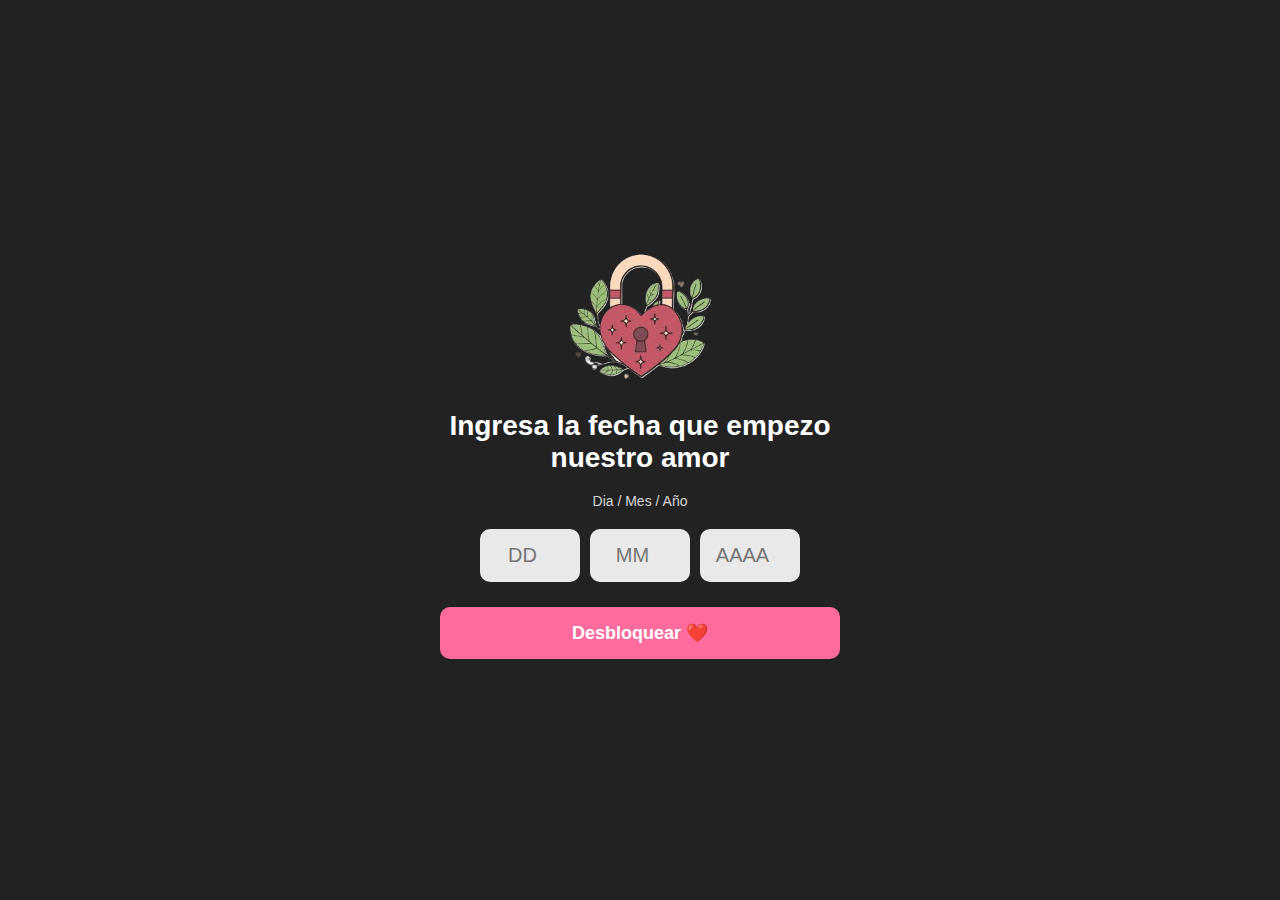
<file: index.html>
<!DOCTYPE html>
<html lang="en">
<head>
	<meta charset="UTF-8">
	<meta http-equiv="X-UA-Compatible" content="IE=edge">
	<meta name="viewport" content="width=device-width, initial-scale=1.0">
	<title>Feliz 5 años 💖 </title>
	<link rel="stylesheet" href="style.css">
</head>
<body>
<div class="lock-screen" id="lockScreen">
  <div class="lock-icon">
    <img src="img/images.png" alt="candado">
  </div>
  <h1>Ingresa la fecha que empezo nuestro amor</h1>
  <p> Dia / Mes / Año</p>

  <div class="inputs">
    <input type="number" id="dayInput" class="num-input" placeholder="DD" min="1" max="31">
    <input type="number" id="monthInput" class="num-input" placeholder="MM" min="1" max="12">
    <input type="number" id="yearInput" class="num-input" placeholder="AAAA" min="1900" max="2100">
  </div>

  <button class="unlock-btn" id="unlockBtn">Desbloquear ❤️</button>
  <p class="error-message" id="errorMessage">Fecha incorrecta. Intenta de nuevo.</p>
</div>

	



	
<script>
document.getElementById('unlockBtn').addEventListener('click', function() {
  const day = document.getElementById('dayInput').value.padStart(2, '0');
  const month = document.getElementById('monthInput').value.padStart(2, '0');
  const year = document.getElementById('yearInput').value;

  const dateInput = `${day}/${month}/${year}`;
  const correctDate = '08/12/2020'; // ← cambia aquí tu fecha correcta

  if (dateInput === correctDate) {
    const startDate = `${year}-${month}-${day}`;
    localStorage.setItem('specialDate', startDate);
    // Fecha objetivo para abrir sorpresa
    const targetDate = new Date('2025-12-08T00:00:00');
    const now = new Date();
    if (now >= targetDate) {
      window.location.href = 'nosotros.html';
    } else {
      document.getElementById('lockScreen').innerHTML = `
        <h2>¡Falta tiempo para abrir la sorpresa!</h2>
        <div id="countdown">
          <span id="days"></span> días,
          <span id="hours"></span> horas,
          <span id="minutes"></span> minutos,
          <span id="seconds"></span> segundos
        </div>
        <p>Vuelve cuando el contador llegue a cero.</p>
      `;
      // Contador regresivo
      function updateCountdown() {
        const now = new Date();
        const diff = targetDate - now;
        if (diff <= 0) {
          window.location.href = 'nosotros.html';
          return;
        }
        const days = Math.floor(diff / (1000 * 60 * 60 * 24));
        const hours = Math.floor((diff % (1000 * 60 * 60 * 24)) / (1000 * 60 * 60));
        const minutes = Math.floor((diff % (1000 * 60 * 60)) / (1000 * 60));
        const seconds = Math.floor((diff % (1000 * 60)) / 1000);
        document.getElementById('days').textContent = days;
        document.getElementById('hours').textContent = hours;
        document.getElementById('minutes').textContent = minutes;
        document.getElementById('seconds').textContent = seconds;
      }
      updateCountdown();
      setInterval(updateCountdown, 1000);
    }
  } else {
    const error = document.getElementById('errorMessage');
    error.style.display = 'block';
    setTimeout(() => error.style.display = 'none', 2000);
  }
});

// Permitir desbloquear con Enter en cualquier input
['dayInput', 'monthInput', 'yearInput'].forEach(function(id) {
  document.getElementById(id).addEventListener('keydown', function(e) {
    if (e.key === 'Enter') {
      document.getElementById('unlockBtn').click();
    }
  });
});
</script>

</body>
</html>
</file>
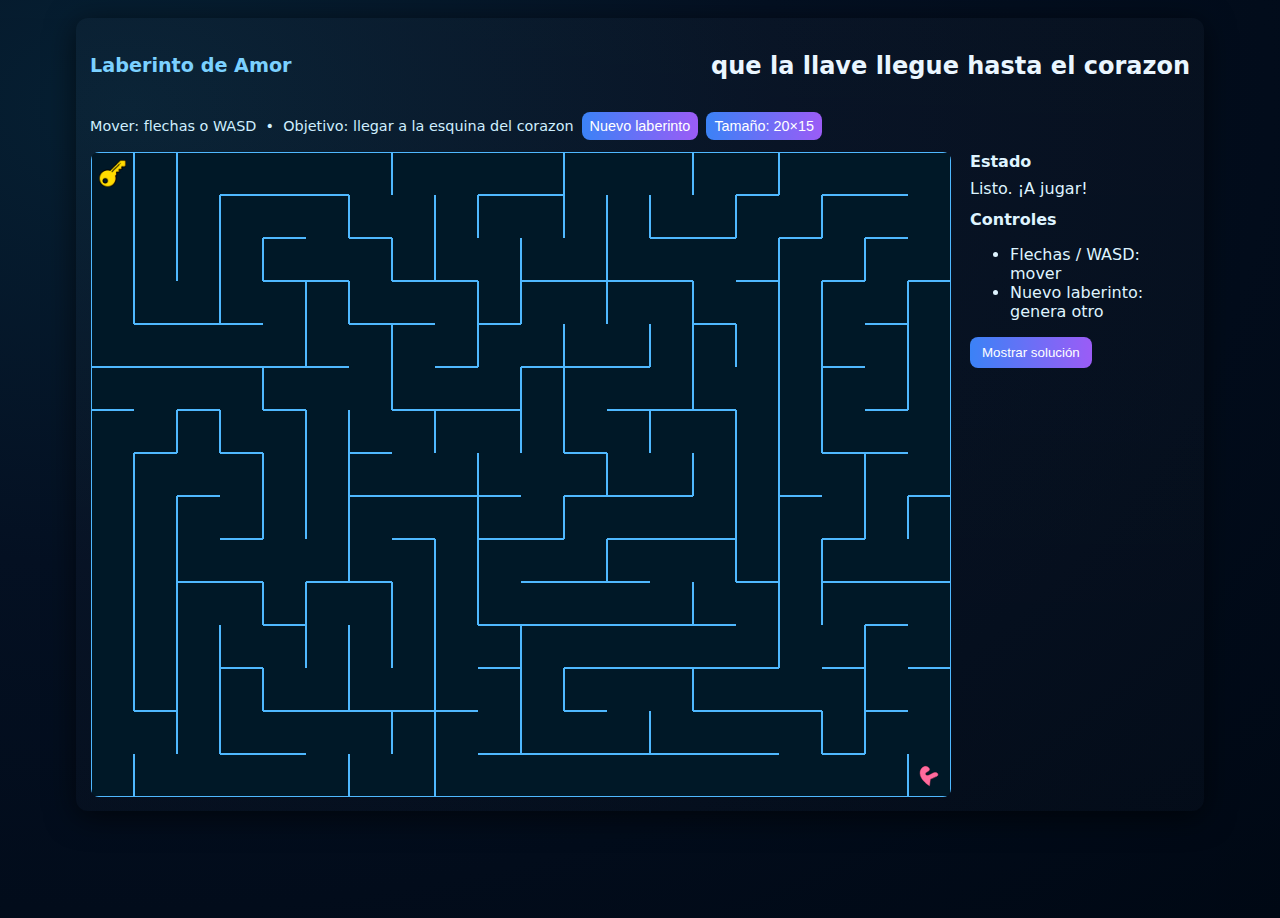
<file: galaxia.html>
<!DOCTYPE html>
<html lang="es">
<head>
    <meta charset="utf-8">
    <meta name="viewport" content="width=device-width,initial-scale=1">
    <title>Laberinto de amor</title>
    <style>
        :root{ --bg:#071124; --panel:#0f2540; --accent:#7bd1ff; --player:#ffdf6b }
        html,body{height:100%;margin:0;font-family:system-ui,'Segoe UI',Segoe,Arial;color:#eaf6ff;background:radial-gradient(ellipse at 10% 10%, #062033 0%, #041022 40%, #000814 100%);}
        .wrap{max-width:1100px;margin:18px auto;padding:14px;background:linear-gradient(180deg, rgba(255,255,255,0.02), rgba(255,255,255,0.01));border-radius:12px;box-shadow:0 6px 30px rgba(0,0,0,0.6)}
        header{display:flex;align-items:center;justify-content:space-between;gap:12px;margin-bottom:12px;flex-wrap:wrap}
        h1{font-size:1.2rem;margin:0;color:var(--accent)}
        .controls{display:flex;gap:8px;align-items:center;flex-wrap:wrap}
        button{background:linear-gradient(90deg,#3b82f6,#9b5cf6);color:white;border:none;padding:8px 12px;border-radius:8px;cursor:pointer}
        button.small{padding:6px 8px;font-size:0.9rem}
        .info{color:#cfefff;font-size:0.9rem}
        .canvas-wrap{display:flex;gap:18px;align-items:flex-start}
        #mazeCanvas{background:linear-gradient(180deg, rgba(255,255,255,0.02), rgba(255,255,255,0.01));border-radius:8px;display:block;max-width:100%;height:auto}
        .sidebar{min-width:220px;color:#dff4ff}
        .status{margin-top:8px}
        .overlay{position:fixed;inset:0;background:rgba(0,0,0,0.6);display:flex;align-items:center;justify-content:center;z-index:999;visibility:hidden;opacity:0;transition:opacity .2s}
        .overlay.visible{visibility:visible;opacity:1}
        .winbox{background:#071a2a;padding:18px;border-radius:10px;color:var(--accent);text-align:center;min-width:260px}

        /* botón flotante de música */
        #music-btn{
            position:fixed;right:18px;bottom:18px;z-index:1000;background:rgba(255,255,255,0.04);border:1px solid rgba(255,255,255,0.08);color:var(--accent);padding:10px;border-radius:50%;cursor:pointer;backdrop-filter:blur(6px);box-shadow:0 8px 22px rgba(0,0,0,0.45);
        }
        #music-btn:hover{transform:scale(1.04)}

        /* Responsive: en pantallas pequeñas apilar canvas y sidebar, y mostrar controles táctiles */
        .dpad{display:none}
        @media (max-width: 768px){
            .canvas-wrap{flex-direction:column}
            .sidebar{min-width:unset;margin-top:12px}
            .dpad{display:flex;gap:8px;justify-content:center;margin-top:10px}
            .dpad button{width:54px;height:54px;border-radius:10px;font-size:1.1rem}
            header{flex-direction:column;align-items:flex-start}
            .controls{width:100%;justify-content:space-between}
        }
    </style>
</head>
<body>
  
    <div class="wrap">
        <header>
            <h1>Laberinto de Amor</h1>
              <h2>que la llave llegue hasta el corazon</h2>
            <div class="controls">
                <div class="info">Mover: flechas o WASD &nbsp;•&nbsp; Objetivo: llegar a la esquina del corazon</div>
                <button id="newMazeBtn" class="small">Nuevo laberinto</button>
                <button id="sizeBtn" class="small">Tamaño: 20×15</button>
            </div>
        </header>

        <div class="canvas-wrap">
            <div style="display:flex;flex-direction:column;align-items:center;width:100%">
                <canvas id="mazeCanvas"></canvas>
                <!-- D-pad para móviles -->
                <div class="dpad" id="dpad">
                    <button id="dpad-up">▲</button>
                </div>
                <div class="dpad" style="margin-top:6px;">
                    <button id="dpad-left">◀</button>
                    <button id="dpad-down">▼</button>
                    <button id="dpad-right">▶</button>
                </div>
            </div>
            <aside class="sidebar">
                <div><strong>Estado</strong></div>
                <div class="status"><span id="statusText">Generando...</span></div>
                <div style="margin-top:12px"><strong>Controles</strong>
                    <ul>
                        <li>Flechas / WASD: mover</li>
                        <li>Nuevo laberinto: genera otro</li>
                    </ul>
                </div>
                <div style="margin-top:12px"><button id="solveBtn">Mostrar solución</button></div>
            </aside>
        </div>
    </div>

    <div id="winOverlay" class="overlay"><div class="winbox"><h2>¡Felicidades!</h2><p>Has llegado al objetivo de la galaxia ✨</p><button id="playAgain">Jugar de nuevo</button></div></div>

    <!-- Background music: coloca un archivo MP3 en ./audio/galaxia-bg.mp3 o cambia el src abajo 
    <audio id="bgMusic" src="Bad Bunny - DtMF (Letra).mp3" loop preload="auto"></audio>
    <button id="music-btn" aria-label="Reproducir/pausar música">🔈</button>-->

    <script>

        // Laberinto por algoritmo backtracker (iterativo)
        const canvas = document.getElementById('mazeCanvas');
        const ctx = canvas.getContext('2d');
        let cols = 20, rows = 15; // default
        let grid = [];
        let stack = [];
        let player = {x:0,y:0};
        let goal = {x: cols-1, y: rows-1};
        let cellW, cellH;
                // íconos (SVG) para jugador (llave) y meta (corazón)
                const keyImg = new Image();
                const heartImg = new Image();
                let iconsLoaded = { key: false, heart: false };

                        // Load icons from local files in ./img/
                        keyImg.onload = () => { iconsLoaded.key = true; draw(); };
                        heartImg.onload = () => { iconsLoaded.heart = true; draw(); };
                        keyImg.src = 'img/clave.png';
                        heartImg.src = 'img/heart.svg';

        // Redimensionar canvas según ancho disponible y mantener celdas cuadradas
        function resizeCanvas(){
            const wrap = document.querySelector('.canvas-wrap');
            // ancho disponible para la porción del canvas
            let available = wrap.clientWidth;
            // si layout es fila y existe sidebar, restar su ancho
            const style = window.getComputedStyle(wrap);
            if(style.flexDirection && style.flexDirection.startsWith('row')){
                const sidebar = document.querySelector('.sidebar');
                if(sidebar) available -= (sidebar.clientWidth + 18);
            }
            // limitar ancho mínimo y máximo
            available = Math.max(200, available);
            const maxCell = 48; // tamaño máximo por celda
            const cell = Math.max(12, Math.floor(available / cols));
            const cellSize = Math.min(cell, maxCell);
            canvas.width = cols * cellSize;
            canvas.height = rows * cellSize;
            canvas.style.width = canvas.width + 'px';
            canvas.style.height = canvas.height + 'px';
            cellW = cellSize; cellH = cellSize;
        }

        function makeGrid(){
            grid = [];
            for(let y=0;y<rows;y++){
                const row = [];
                for(let x=0;x<cols;x++){
                    row.push({x,y,visited:false,walls:[true,true,true,true]}); // top,right,bottom,left
                }
                grid.push(row);
            }
        }

        function idx(x,y){
            if(x<0||y<0||x>=cols||y>=rows) return null;
            return grid[y][x];
        }

        function neighbors(cell){
            const n = [];
            const top = idx(cell.x, cell.y-1);
            const right = idx(cell.x+1, cell.y);
            const bottom = idx(cell.x, cell.y+1);
            const left = idx(cell.x-1, cell.y);
            if(top && !top.visited) n.push({c:top,d:0});
            if(right && !right.visited) n.push({c:right,d:1});
            if(bottom && !bottom.visited) n.push({c:bottom,d:2});
            if(left && !left.visited) n.push({c:left,d:3});
            return n;
        }

        function removeWalls(a,b,d){
            // d is direction from a to b: 0 top,1 right,2 bottom,3 left
            a.walls[d] = false;
            b.walls[(d+2)%4] = false;
        }

        function generateMaze(){
            makeGrid();
            const start = grid[0][0];
            start.visited = true;
            stack = [start];
            while(stack.length){
                const current = stack[stack.length-1];
                const n = neighbors(current);
                if(n.length>0){
                    const pick = n[Math.floor(Math.random()*n.length)];
                    pick.c.visited = true;
                    removeWalls(current,pick.c,pick.d);
                    stack.push(pick.c);
                } else {
                    stack.pop();
                }
            }
            player = {x:0,y:0};
            goal = {x:cols-1,y:rows-1};
            document.getElementById('statusText').textContent = 'Listo. ¡A jugar!';
            resizeCanvas();
            draw();
        }

        function draw(){
            ctx.clearRect(0,0,canvas.width,canvas.height);
            ctx.fillStyle = '#001827';
            ctx.fillRect(0,0,canvas.width,canvas.height);
            // draw cells
            ctx.strokeStyle = '#4fb8ff';
            ctx.lineWidth = Math.max(1, Math.floor(cellW*0.06));
            for(let y=0;y<rows;y++){
                for(let x=0;x<cols;x++){
                    const c = grid[y][x];
                    const px = x*cellW; const py = y*cellH;
                    // walls: top,right,bottom,left
                    ctx.beginPath();
                    if(c.walls[0]){ ctx.moveTo(px,py); ctx.lineTo(px+cellW,py); }
                    if(c.walls[1]){ ctx.moveTo(px+cellW,py); ctx.lineTo(px+cellW,py+cellH); }
                    if(c.walls[2]){ ctx.moveTo(px+cellW,py+cellH); ctx.lineTo(px,py+cellH); }
                    if(c.walls[3]){ ctx.moveTo(px,py+cellH); ctx.lineTo(px,py); }
                    ctx.stroke();
                }
            }
            // draw goal (corazón) - usar imagen si está cargada, sino fallback rect
            const goalX = goal.x*cellW + cellW*0.18;
            const goalY = goal.y*cellH + cellH*0.18;
            const gw = cellW*0.64;
            const gh = cellH*0.64;
            if (iconsLoaded.heart) {
                ctx.drawImage(heartImg, goalX, goalY, gw, gh);
            } else {
                ctx.fillStyle = '#9af7a6';
                ctx.fillRect(goalX, goalY, gw, gh);
            }

            // draw player (llave) - usar imagen si está cargada, sino fallback círculo
            const px = player.x*cellW + cellW/2 - (cellW*0.32);
            const py = player.y*cellH + cellH/2 - (cellH*0.32);
            const pw = cellW*0.64;
            const ph = cellH*0.64;
            if (iconsLoaded.key) {
                ctx.drawImage(keyImg, px, py, pw, ph);
            } else {
                ctx.fillStyle = '#ffd56b';
                const cx = player.x*cellW + cellW/2;
                const cy = player.y*cellH + cellH/2;
                const r = Math.min(cellW,cellH)*0.28;
                ctx.beginPath(); ctx.arc(cx,cy,r,0,Math.PI*2); ctx.fill();
            }
        }

        function tryMove(dx,dy){
            const x = player.x; const y = player.y;
            const cell = idx(x,y);
            if(!cell) return;
            // determine direction
            if(dx===0 && dy===-1){ // up
                if(!cell.walls[0]) player.y -=1;
            } else if(dx===1 && dy===0){ // right
                if(!cell.walls[1]) player.x +=1;
            } else if(dx===0 && dy===1){ // down
                if(!cell.walls[2]) player.y +=1;
            } else if(dx===-1 && dy===0){ // left
                if(!cell.walls[3]) player.x -=1;
            }
            draw();
            checkWin();
        }

        function checkWin(){
            if(player.x===goal.x && player.y===goal.y){
                // Mostrar overlay de victoria
                document.getElementById('winOverlay').classList.add('visible');
                // Después de un pequeño retraso, navegar a teamo.html
                setTimeout(() => {
                    window.location.href = 'teamo.html';
                }, 700);
            }
        }

        // keyboard
        window.addEventListener('keydown', (e)=>{
            const key = e.key;
            if(['ArrowUp','w','W'].includes(key)){ e.preventDefault(); tryMove(0,-1); }
            if(['ArrowDown','s','S'].includes(key)){ e.preventDefault(); tryMove(0,1); }
            if(['ArrowLeft','a','A'].includes(key)){ e.preventDefault(); tryMove(-1,0); }
            if(['ArrowRight','d','D'].includes(key)){ e.preventDefault(); tryMove(1,0); }
        });

        // Touch / D-pad controls (mobile)
        function hookupDpad(){
            const up = document.getElementById('dpad-up');
            const down = document.getElementById('dpad-down');
            const left = document.getElementById('dpad-left');
            const right = document.getElementById('dpad-right');
            if(up) up.addEventListener('click', ()=> tryMove(0,-1));
            if(down) down.addEventListener('click', ()=> tryMove(0,1));
            if(left) left.addEventListener('click', ()=> tryMove(-1,0));
            if(right) right.addEventListener('click', ()=> tryMove(1,0));
        }

    // UI
        document.getElementById('newMazeBtn').addEventListener('click', ()=>{ generateMaze(); });
        document.getElementById('playAgain').addEventListener('click', ()=>{ document.getElementById('winOverlay').classList.remove('visible'); generateMaze(); });
        document.getElementById('sizeBtn').addEventListener('click', ()=>{
            // rotate among few presets
            const presets = [[20,15],[30,20],[16,12]];
            const cur = presets.findIndex(p=>p[0]===cols && p[1]===rows);
            const next = presets[(cur+1)%presets.length];
            cols = next[0]; rows = next[1];
            document.getElementById('sizeBtn').textContent = `Tamaño: ${cols}×${rows}`;
            resizeCanvas(); generateMaze();
        });

        document.getElementById('solveBtn').addEventListener('click', ()=>{
            // simple BFS to find path and draw it
            const visited = new Set();
            const q = [{x:0,y:0,prev:null}];
            let found = null;
            while(q.length){
                const u = q.shift();
                const key = `${u.x},${u.y}`;
                if(visited.has(key)) continue;
                visited.add(key);
                if(u.x===goal.x && u.y===goal.y){ found = u; break; }
                const c = idx(u.x,u.y);
                const dirs = [[0,-1],[1,0],[0,1],[-1,0]];
                for(let i=0;i<4;i++){
                    if(!c.walls[i]){
                        const nx = u.x + dirs[i][0]; const ny = u.y + dirs[i][1];
                        if(!visited.has(`${nx},${ny}`)) q.push({x:nx,y:ny,prev:u});
                    }
                }
            }
            if(found){
                const path = [];
                let cur = found; while(cur){ path.push({x:cur.x,y:cur.y}); cur = cur.prev; }
                // draw path overlay
                draw();
                ctx.strokeStyle = '#ff99cc'; ctx.lineWidth = Math.max(2, cellW*0.12); ctx.beginPath();
                for(let i=path.length-1;i>=0;i--){
                    const p = path[i]; const cx = p.x*cellW + cellW/2; const cy = p.y*cellH + cellH/2;
                    if(i===path.length-1) ctx.moveTo(cx,cy); else ctx.lineTo(cx,cy);
                }
                ctx.stroke();
            }
        });

        // init
        resizeCanvas();
        hookupDpad();
        generateMaze();
        // handle window resize to remain responsive
        window.addEventListener('resize', ()=>{ resizeCanvas(); draw(); });

        // --- Música de fondo ---
        const bgMusic = document.getElementById('bgMusic');
        const musicBtn = document.getElementById('music-btn');
        let musicInitialized = false;

        // Intentar reproducir (muchos navegadores bloquean autoplay con sonido). Reproducir en silencio primero.
        function initMusicAuto() {
            if(musicInitialized) return;
            musicInitialized = true;
            try {
                bgMusic.muted = true;
                bgMusic.play().then(()=>{
                    // intento exitoso en modo mute
                    // mostrar estado en el botón
                    musicBtn.textContent = '🔈';
                }).catch(()=>{
                    // no se pudo reproducir automáticamente
                    musicBtn.textContent = '🔇';
                });
            } catch(e){
                // ignore
            }
        }

        // Llamar a init al primer gesto del usuario (para permitir reproducción con sonido)
        function enableMusicWithSound(){
            try {
                bgMusic.muted = false;
                const p = bgMusic.play();
                if(p && p.catch){ p.catch(()=>{/* bloqueo aún */}); }
                musicBtn.textContent = '🔊';
            } catch(e){
                // fallback
                musicBtn.textContent = '🔇';
            }
            // remover listeners de primer gesto
            document.removeEventListener('click', enableMusicWithSound);
            document.removeEventListener('touchstart', enableMusicWithSound);
        }

        // toggle play/pause via botón
        musicBtn.addEventListener('click', (e)=>{
            e.stopPropagation();
            if(bgMusic.paused){
                // si está pausado, intentar play (si está muteado, quitar mute)
                bgMusic.muted = false;
                bgMusic.play().then(()=>{ musicBtn.textContent = '🔊'; }).catch(()=>{ musicBtn.textContent = '🔇'; });
            } else {
                bgMusic.pause();
                musicBtn.textContent = '🔈';
            }
        });

        // inicializar intento automático y escuchar primer gesto del usuario
        initMusicAuto();
        document.addEventListener('click', enableMusicWithSound, { once: true });
        document.addEventListener('touchstart', enableMusicWithSound, { once: true });
    </script>
</body>
</html>
</file>
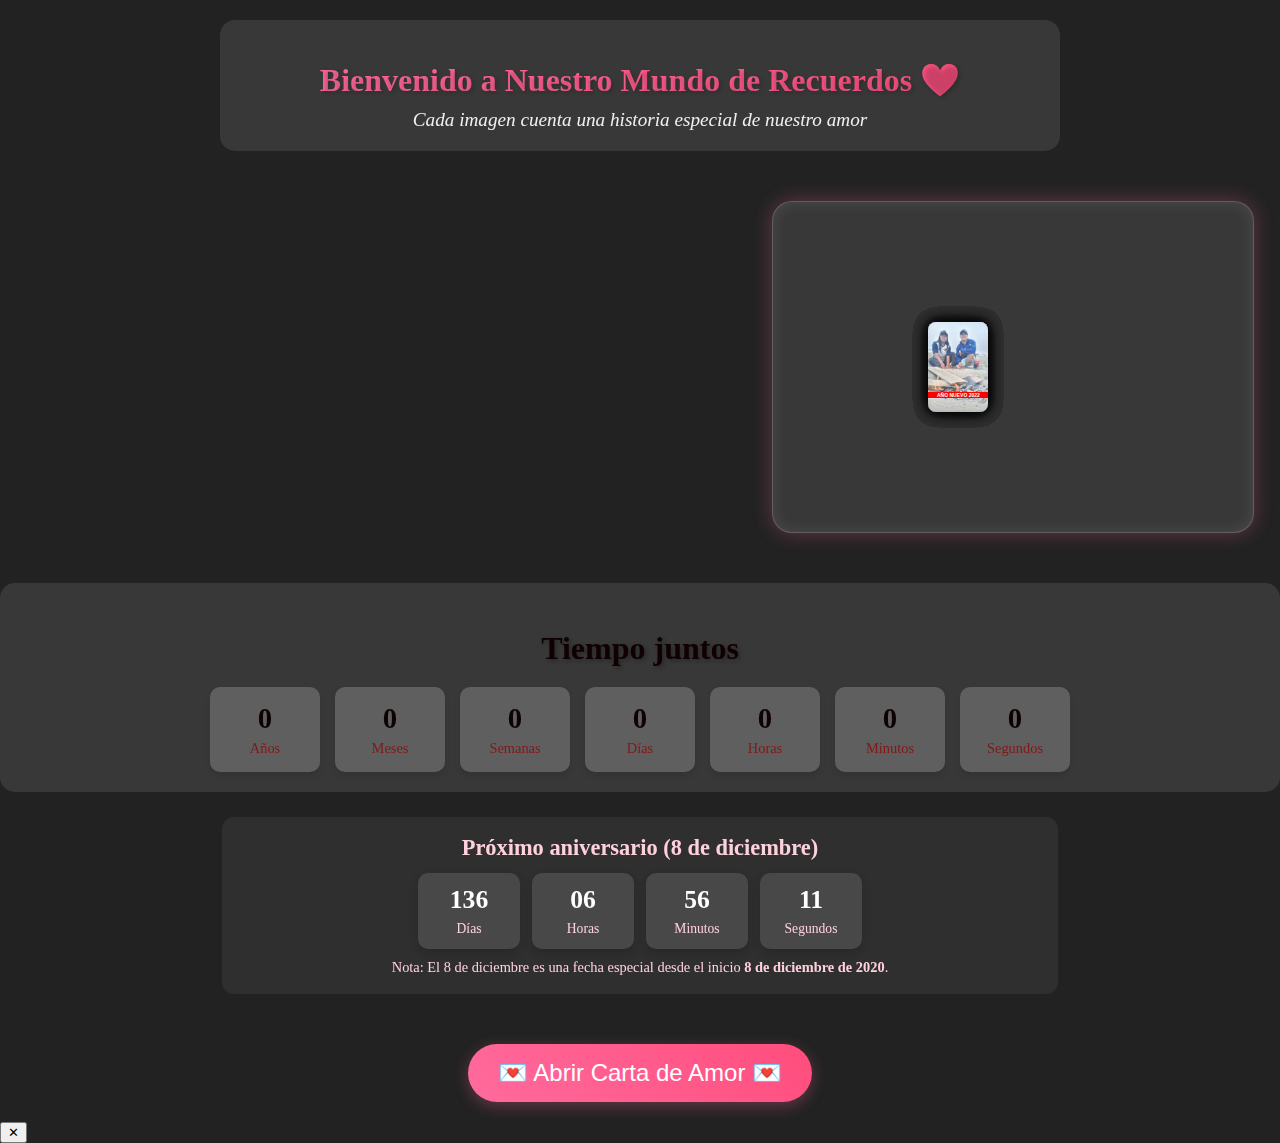
<file: nosotros.html>
<!DOCTYPE html>
<html lang="en">
<head>
	<meta charset="UTF-8">
	<meta http-equiv="X-UA-Compatible" content="IE=edge">
	<meta name="viewport" content="width=device-width, initial-scale=1.0">
	<title>Feliz 5 años 💖</title>
	<link rel="stylesheet" href="stilos.css">
</head>
<body>
        <div class="welcome-message">
            <h1>Bienvenido a Nuestro Mundo de Recuerdos ❤️</h1>
            <p>Cada imagen cuenta una historia especial de nuestro amor</p>
        </div>

		<div class="container">
			<div class="tarjeta" id="bakugo"><h3>AÑO NUEVO 2022</h3></div>
            <div class="tarjeta" id="bakugo1"><h3>VERANO 2023</h3></div>
			<div class="tarjeta" id="deku"><h3>PUELLES 2023</h3></div>
			<div class="tarjeta" id="todoroki"><h3>ANIVERASARIO-HCO 2025</h3></div>
			<div class="tarjeta" id="Red_Riot"><h3>LARCOMAR 2022</h3></div>
            <div class="tarjeta" id="Red_Riot1"><h3>2 DE MAYO 2022</h3></div>
            <div class="tarjeta" id="Red_Riot2"><h3>PUELLES 2024</h3></div>
			<div class="tarjeta" id="lemillion"><h3>ALAMEDA BOZE 2025</h3></div>
			<div class="tarjeta" id="all_might"><h3>PASEO 2025</h3></div>
			<div class="tarjeta" id="shigaraki"><h3>CENANDO 2025</h3></div>
            <div class="tarjeta" id="all_for_one"><h3>AÑO NUEVO 2022</h3></div>
            
		</div>

        <div class="time-counter">
            <h2>Tiempo juntos</h2>
            <div class="counter-container">
                <div class="counter-box">
                    <span id="years">0</span>
                    <p>Años</p>
                </div>
                <div class="counter-box">
                    <span id="months">0</span>
                    <p>Meses</p>
                </div>
                <div class="counter-box">
                    <span id="weeks">0</span>
                    <p>Semanas</p>
                </div>
                <div class="counter-box">
                    <span id="days">0</span>
                    <p>Días</p>
                </div>
                <div class="counter-box">
                    <span id="hours">0</span>
                    <p>Horas</p>
                </div>
                <div class="counter-box">
                    <span id="minutes">0</span>
                    <p>Minutos</p>
                </div>
                <div class="counter-box">
                    <span id="seconds">0</span>
                    <p>Segundos</p>
                </div>
            </div>
        </div>

        <div class="letter-container">
            <button id="openLetterBtn" class="open-letter-btn">
                💌 Abrir Carta de Amor 💌
            </button>

            <div class="love-letter hidden">
                <div class="music-player">
                    <audio id="bgMusic" loop>
                        <source src="un-año-official-video.mp3" type="audio/mp3">
                    </audio>
                    <div class="music-controls">
                        <button id="playPauseBtn" class="music-btn">▶️</button>
                        <button id="stopBtn" class="music-btn">⏹️</button>
                        <div class="volume-control">
                            <button id="muteBtn" class="music-btn">🔊</button>
                            <input type="range" id="volumeSlider" min="0" max="1" step="0.1" value="0.5">
                        </div>
                        <p class="music-status">♫♫♫♫♫♫</p>
                    </div>
                </div>
                
                <div class="letter-content">
                    <h2 class="typewriter">Mi Carta para Ti</h2>
                    <div class="letter-text">
                        <p class="typewriter">Mi wanbra te amo mucho</p>
                        <p class="typewriter">Desde aquel <span id="specialDateText"></span> , el mundo se volvió más brillante. Cada momento contigo es un regalo que atesoro en lo más profundo de mi corazón. Tu sonrisa ilumina mis días, y tu amor me da fuerzas para ser mejor cada día.</p>
                        <p class="typewriter">El tiempo a tu lado pasa volando, pero cada segundo está lleno de momentos mágicos que construimos juntos. Eres mi compañero/a de vida, mi mejor amigo/a, mi confidente, y el amor de mi vida.</p>
                        <p class="typewriter">Prometo seguir construyendo recuerdos hermosos contigo, celebrar nuestros logros juntos, y estar a tu lado en los momentos difíciles. Nuestro amor es mi mayor tesoro, y cada día me enamoro más de ti.</p>
                        <p class="typewriter">Con todo mi amor, de tu Kachero Roger</p>
                        <p class="typewriter">Tu amor ❤️</p>
                        <!-- Botón para abrir la ventana Galaxia sin redirigir la página actual -->
                        <div class="galaxy-btn-container" id="galaxyBtnContainer" style="display:none;">
                            <button id="openGalaxiaBtn" class="open-galaxia-btn" type="button" title="Abrir Galaxia en nueva ventana">sigue a sorpresa ✨ (dale click)</button>
                        </div>
                    </div>
                </div>
            </div>
        </div>

        <script>
            // Mostrar el botón galaxia después de unos segundos
            window.addEventListener('DOMContentLoaded', function() {
                setTimeout(function() {
                    document.getElementById('galaxyBtnContainer').style.display = 'block';
                }, 30000); // 30 segundos para leer la carta
            });
            // Función para el contador
            function updateCounter() {
                const savedDate = localStorage.getItem('specialDate');
                const startDate = new Date(savedDate || '2020-12-08');
                const now = new Date();
                const diff = now - startDate;

                const years = Math.floor(diff / (1000 * 60 * 60 * 24 * 365));
                const months = Math.floor((diff % (1000 * 60 * 60 * 24 * 365)) / (1000 * 60 * 60 * 24 * 30.44));
                const weeks = Math.floor((diff % (1000 * 60 * 60 * 24 * 30.44)) / (1000 * 60 * 60 * 24 * 7));
                const days = Math.floor((diff % (1000 * 60 * 60 * 24 * 7)) / (1000 * 60 * 60 * 24));
                const hours = Math.floor((diff % (1000 * 60 * 60 * 24)) / (1000 * 60 * 60));
                const minutes = Math.floor((diff % (1000 * 60 * 60)) / (1000 * 60));
                const seconds = Math.floor((diff % (1000 * 60)) / 1000);

                document.getElementById('years').textContent = years;
                document.getElementById('months').textContent = months;
                document.getElementById('weeks').textContent = weeks;
                document.getElementById('days').textContent = days;
                document.getElementById('hours').textContent = hours;
                document.getElementById('minutes').textContent = minutes;
                document.getElementById('seconds').textContent = seconds;
            }

            setInterval(updateCounter, 1000);

            // Formatear la fecha para la carta
            function formatDate(dateString) {
                const date = new Date(dateString);
                // Ajustamos la fecha para la zona horaria local
                const localDate = new Date(date.getTime() + date.getTimezoneOffset() * 60000);
                const day = localDate.getDate();
                const month = new Intl.DateTimeFormat('es-ES', { month: 'long' }).format(localDate);
                const year = localDate.getFullYear();
                return `${day} de ${month} de ${year}`;
            }

            // Actualizar la fecha en la carta
            const savedDate = localStorage.getItem('specialDate');
            if (savedDate) {
                document.getElementById('specialDateText').textContent = formatDate(savedDate);
            }

            // Manejo de la carta y efecto máquina de escribir
            const openLetterBtn = document.getElementById('openLetterBtn');
            const loveLetter = document.querySelector('.love-letter');
            const typewriterElements = document.querySelectorAll('.typewriter');
            const audio = document.getElementById('bgMusic');
            const playPauseBtn = document.getElementById('playPauseBtn');
            const stopBtn = document.getElementById('stopBtn');
            const muteBtn = document.getElementById('muteBtn');
            const volumeSlider = document.getElementById('volumeSlider');

            // Control de reproducción
            playPauseBtn.addEventListener('click', () => {
                if (audio.paused) {
                    audio.play();
                    playPauseBtn.textContent = '⏸️';
                } else {
                    audio.pause();
                    playPauseBtn.textContent = '▶️';
                }
            });

            // Botón de stop
            stopBtn.addEventListener('click', () => {
                audio.pause();
                audio.currentTime = 0;
                playPauseBtn.textContent = '▶️';
            });

            // Control de volumen y mute
            let lastVolume = 0.5;
            volumeSlider.addEventListener('input', (e) => {
                audio.volume = e.target.value;
                muteBtn.textContent = e.target.value > 0 ? '🔊' : '🔈';
                lastVolume = e.target.value;
            });

            muteBtn.addEventListener('click', () => {
                if (audio.volume > 0) {
                    lastVolume = audio.volume;
                    audio.volume = 0;
                    volumeSlider.value = 0;
                    muteBtn.textContent = '🔈';
                } else {
                    audio.volume = lastVolume;
                    volumeSlider.value = lastVolume;
                    muteBtn.textContent = '🔊';
                }
            });

            openLetterBtn.addEventListener('click', function() {
                // Reproducir música
                audio.play();
                
                // Mostrar la carta con animación
                loveLetter.classList.remove('hidden');
                setTimeout(() => {
                    loveLetter.classList.add('visible');
                    
                    // Iniciar efecto máquina de escribir
                    typewriterElements.forEach((element, index) => {
                        setTimeout(() => {
                            element.classList.add('typing');
                        }, index * 3000); // Cada elemento comienza después del anterior
                    });
                }, 100);

                // Ocultar el botón
                this.style.display = 'none';
            });

            // Función para detener la música al salir de la página
            window.addEventListener('beforeunload', function() {
                audio.pause();
            });

            // Efecto de palabras explosivas
            const loveWords = [
                '❤️ Te Amo ❤️',
                '💖 Mi Vida 💖',
                '💝 Mi Tesoro 💝',
                '💕 Mi Amor 💕',
                '💗 Para Siempre 💗',
                '💓 Eres Mi Todo 💓',
                '💘 Mi Corazón 💘',
                '💝 Mi Universo 💝',
                '💖 Mi Alegría 💖',
                '❤️ Mi Felicidad ❤️'
            ];

            document.addEventListener('click', function(e) {
                // don't trigger fireworks when preview overlay is open or when clicking inside UI controls
                const preview = document.getElementById('previewOverlay');
                if (preview && preview.classList.contains('open')) return;
                if (e.target.closest('.preview-box') || e.target.closest('.music-controls') || e.target.closest('.open-letter-btn') || e.target.closest('.music-player')) return;

                createWordFirework(e.clientX, e.clientY);
            });

            function createWordFirework(x, y) {
                const word = document.createElement('div');
                word.className = 'firework-word';
                word.textContent = loveWords[Math.floor(Math.random() * loveWords.length)];
                
                // Posicionar la palabra donde se hizo clic
                word.style.left = x + 'px';
                word.style.top = y + 'px';
                
                // Crear elementos de estela
                const trail = document.createElement('div');
                trail.className = 'word-trail';
                document.body.appendChild(trail);
                
                document.body.appendChild(word);

                // Crear partículas de brillo
                for(let i = 0; i < 10; i++) {
                    createSparkle(x, y);
                }

                // Animación de movimiento con estela
                let angle = Math.random() * Math.PI * 2;
                let distance = 150;
                let startX = x;
                let startY = y;
                let trailPoints = [];

                const animate = () => {
                    startX += Math.cos(angle) * 2;
                    startY += Math.sin(angle) * 2;
                    
                    word.style.left = startX + 'px';
                    word.style.top = startY + 'px';

                    // Agregar punto a la estela
                    trailPoints.push({ x: startX, y: startY });
                    if (trailPoints.length > 20) {
                        trailPoints.shift();
                    }

                    // Dibujar estela
                    let trailHTML = '';
                    trailPoints.forEach((point, index) => {
                        const opacity = index / trailPoints.length;
                        trailHTML += `<div class="trail-point" style="left:${point.x}px; top:${point.y}px; opacity:${opacity}"></div>`;
                    });
                    trail.innerHTML = trailHTML;

                    distance--;
                    if (distance > 0) {
                        requestAnimationFrame(animate);
                    } else {
                        word.remove();
                        trail.remove();
                    }
                };

                animate();
            }

            function createSparkle(x, y) {
                const sparkle = document.createElement('div');
                sparkle.className = 'sparkle';
                
                // Posición inicial
                sparkle.style.left = x + 'px';
                sparkle.style.top = y + 'px';
                
                // Dirección aleatoria
                const angle = Math.random() * Math.PI * 2;
                const distance = Math.random() * 100;
                const duration = 500 + Math.random() * 500;
                
                document.body.appendChild(sparkle);
                
                // Animación de movimiento
                sparkle.animate([
                    { transform: 'translate(0, 0) scale(1)', opacity: 1 },
                    { 
                        transform: `translate(${Math.cos(angle) * distance}px, ${Math.sin(angle) * distance}px) scale(0)`,
                        opacity: 0 
                    }
                ], {
                    duration: duration,
                    easing: 'cubic-bezier(0,0,0.2,1)'
                });
                
                // Eliminar el brillo después de la animación
                setTimeout(() => {
                    sparkle.remove();
                }, duration);
            }
            // --- Preview overlay for tarjeta (click to enlarge) ---
            (function setupPreviewOverlay(){
                const overlay = document.createElement('div');
                overlay.id = 'previewOverlay';
                overlay.className = 'preview-overlay';
                overlay.innerHTML = `
                    <div class="preview-backdrop" id="previewBackdrop"></div>
                    <div class="preview-box" role="dialog" aria-modal="true">
                        <button class="preview-close" id="previewClose">✕</button>
                        <div class="preview-content" id="previewContent"></div>
                    </div>
                `;
                document.body.appendChild(overlay);

                function openPreviewFrom(el) {
                    const content = document.getElementById('previewContent');
                    const style = getComputedStyle(el);
                    const bg = style.backgroundImage;
                    if (bg && bg !== 'none') {
                        content.style.backgroundImage = bg;
                        content.style.backgroundSize = 'cover';
                        content.style.backgroundPosition = 'center';
                        content.innerHTML = '';
                    } else {
                        content.style.backgroundImage = 'none';
                        content.innerHTML = el.innerHTML;
                    }
                    overlay.classList.add('open');
                    document.body.classList.add('no-scroll');
                }

                function closePreview() {
                    overlay.classList.remove('open');
                    document.body.classList.remove('no-scroll');
                }

                // Attach clicks to tarjetas and stop propagation to avoid global click handlers
                document.querySelectorAll('.tarjeta').forEach(t => {
                    t.addEventListener('click', function(e){
                        e.stopPropagation();
                        openPreviewFrom(this);
                    });
                });

                // Close handlers
                document.getElementById('previewClose').addEventListener('click', closePreview);
                document.getElementById('previewBackdrop').addEventListener('click', closePreview);
                document.addEventListener('keydown', function(e){ if (e.key === 'Escape') closePreview(); });
            })();

            // Manejo del botón Galaxia (navegar en la misma ventana)
            (function setupGalaxiaButton(){
                const btn = document.getElementById('openGalaxiaBtn');
                if (!btn) return;
                btn.addEventListener('click', function(){
                    // Navegar en la misma ventana a galaxia.html
                    window.location.href = 'galaxia.html';
                });
            })();

            // --- Contador de aniversario (próximo 8 de diciembre) ---
            (function anniversaryCounter(){
                // Fecha de inicio (aniversario base)
                const startDate = new Date('2020-12-08T00:00:00');

                // Crear el bloque en DOM debajo de time-counter
                const timeCounterEl = document.querySelector('.time-counter');
                if (timeCounterEl) {
                    const anniversarySection = document.createElement('div');
                    anniversarySection.className = 'anniversary-counter';
                    anniversarySection.innerHTML = `
                        <h3>Próximo aniversario (8 de diciembre)</h3>
                        <div class="ann-counter-boxes">
                            <div class="ann-box"><span id="ann-days">0</span><p>Días</p></div>
                            <div class="ann-box"><span id="ann-hours">0</span><p>Horas</p></div>
                            <div class="ann-box"><span id="ann-minutes">0</span><p>Minutos</p></div>
                            <div class="ann-box"><span id="ann-seconds">0</span><p>Segundos</p></div>
                        </div>
                        <p class="ann-note">Nota: El 8 de diciembre es una fecha especial desde el inicio <strong>${formatDate(startDate.toISOString())}</strong>.</p>
                    `;
                    timeCounterEl.insertAdjacentElement('afterend', anniversarySection);
                }

                // Función que calcula la próxima fecha de aniversario (8 de diciembre) a partir de hoy
                function getNextAnniversary() {
                    const now = new Date();
                    const year = now.getFullYear();
                    // Mes en Date es 0-indexed: diciembre = 11
                    let candidate = new Date(year, 11, 8, 0, 0, 0, 0);
                    if (candidate <= now) {
                        candidate = new Date(year + 1, 11, 8, 0, 0, 0, 0);
                    }
                    return candidate;
                }

                function updateAnniversary() {
                    const next = getNextAnniversary();
                    const now = new Date();
                    let diff = next - now;
                    if (diff < 0) diff = 0;

                    const days = Math.floor(diff / (1000 * 60 * 60 * 24));
                    const hours = Math.floor((diff % (1000 * 60 * 60 * 24)) / (1000 * 60 * 60));
                    const minutes = Math.floor((diff % (1000 * 60 * 60)) / (1000 * 60));
                    const seconds = Math.floor((diff % (1000 * 60)) / 1000);

                    const elDays = document.getElementById('ann-days');
                    const elHours = document.getElementById('ann-hours');
                    const elMinutes = document.getElementById('ann-minutes');
                    const elSeconds = document.getElementById('ann-seconds');

                    if (elDays) elDays.textContent = days;
                    if (elHours) elHours.textContent = String(hours).padStart(2, '0');
                    if (elMinutes) elMinutes.textContent = String(minutes).padStart(2, '0');
                    if (elSeconds) elSeconds.textContent = String(seconds).padStart(2, '0');

                    // También podemos mostrar cuantos meses faltan desde la fecha de inicio si se desea
                }

                // Iniciar actualización cada segundo
                updateAnniversary();
                setInterval(updateAnniversary, 1000);
            })();

        </script>

</body>
</html>
</file>
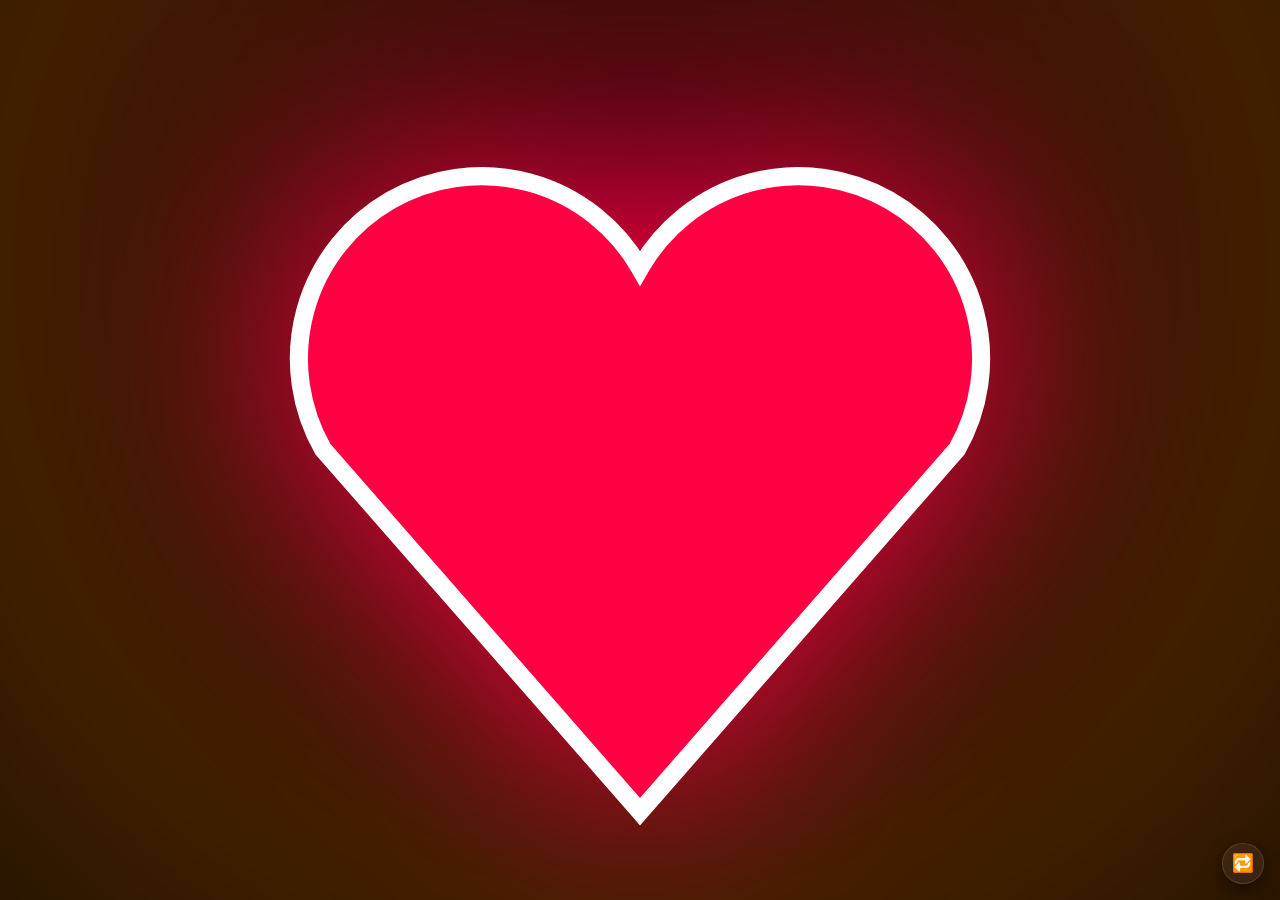
<file: teamo.html>
<!DOCTYPE html>
<html lang="es">
<head>
  <meta charset="UTF-8">
  <meta name="viewport" content="width=device-width, initial-scale=1.0">
  <title>Te amo</title>
  <style>
    html, body {
      margin: 0;
      padding: 0;
      overflow: hidden;
      background: #000;
      width: 100vw;
      height: 100vh;
      height: 100%;
      box-sizing: border-box;
    }

    #bg-canvas {
      position: fixed;
      top: 0; left: 0;
      width: 100vw;
      height: 100vh;
      display: block;
      z-index: 0;
      pointer-events: none;
    }

    #intro-heart {
      position: fixed;
      top: 0; left: 0;
      width: 100vw;
      height: 100vh;
      display: flex;
      align-items: center;
      justify-content: center;
      z-index: 10;
      transition: opacity 1.2s cubic-bezier(.4,2,.6,1);
      opacity: 1;
      overflow: hidden;
      background: transparent;
    }

    .heart-bg {
      position: absolute;
      width: 200vw;
      height: 200vh;
      left: 50%; top: 50%;
      transform: translate(-50%, -50%);
      background: radial-gradient(circle at 50% 40%, #ff0043 0%, #ff7f00 40%, #000 80%);
      opacity: 0.25;
      animation: heart-bg-move 3s linear infinite alternate;
      z-index: 0;
      filter: blur(32px);
      pointer-events: none;
    }

    @keyframes heart-bg-move {
      0% { background-position: 50% 40%; }
      100% { background-position: 60% 60%; }
    }

    #intro-heart svg {
      position: absolute;
      top: 0; left: 0;
      width: 100vw !important;
      height: 100vh !important;
      min-width: 100vw;
      min-height: 100vh;
      z-index: 1;
      pointer-events: none;
      background: transparent;
      display: block;
    }

    @keyframes heart-beat {
      0% { transform: scale(1);}
      20% { transform: scale(1.12);}
      40% { transform: scale(0.96);}
      60% { transform: scale(1.18);}
      80% { transform: scale(0.92);}
      100% { transform: scale(1);}
    }

    #main-content {
      transition: opacity 1.2s cubic-bezier(.4,2,.6,1), filter 1.2s cubic-bezier(.4,2,.6,1);
      position: fixed;
      top: 0; left: 0;
      width: 100vw;
      height: 100vh;
    }

    .mensaje {
      position: fixed;
      top: 50%;
      left: 50%;
      transform: translate(-50%, -50%);
      display: flex;
      flex-wrap: wrap;
      gap: 0.1em;
      z-index: 2;
      user-select: none;
      pointer-events: none;
      text-align: center;
      padding: 0 2vw;
      background: rgba(0,0,0,0.18);
      border-radius: 1vw;
      box-shadow: 0 4px 32px 0 rgba(0,0,0,0.18);
      visibility: hidden;
      align-items: center;
      justify-content: center;
      min-width: 0;
      min-height: 0;
      line-height: 1;
    }

    /* contenedor para la segunda frase dividido en dos filas para mejorar legibilidad */
    .mensaje .second-line {
      display: flex;
      flex-direction: column;
      align-items: center;
      gap: 0.24em;
    }
    .mensaje .second-row {
      display: flex;
      justify-content: center;
      align-items: center;
      gap: 0.08em;
      width: 100%;
    }

    .mensaje span {
      color: #fff;
      display: inline-block;
      vertical-align: middle;
      font-size: clamp(2.5rem, 12vw, 10rem);
      font-family: 'Segoe UI', 'Arial Black', Arial, sans-serif;
      font-weight: 900;
      letter-spacing: 0.08em;
      transition: color 0.3s cubic-bezier(.4,2,.6,1), text-shadow 0.3s cubic-bezier(.4,2,.6,1), transform 0.2s cubic-bezier(.4,2,.6,1);
      cursor: pointer;
      pointer-events: auto;
      background: linear-gradient(90deg, #fff 60%, #ff0043 100%);
      -webkit-background-clip: text;
      -webkit-text-fill-color: transparent;
      background-clip: text;
      text-fill-color: transparent;
      text-shadow:
        0 2px 24px #ff0043,
        0 0 16px #fff,
        0 0 8px #ff0043,
        0 0 2px #fff;
    }

    .mensaje span:hover {
      color: #ff0043;
      background: linear-gradient(90deg, #fff200 0%, #ff0043 100%);
      -webkit-background-clip: text;
      -webkit-text-fill-color: transparent;
      background-clip: text;
      text-fill-color: transparent;
      text-shadow:
        0 2px 32px #fff200,
        0 0 24px #ff0043,
        0 0 12px #fff;
      transform: scale(1.15) rotate(-2deg);
      animation: pulse 0.5s;
    }

    @keyframes pulse {
      0% { transform: scale(1) rotate(0deg);}
      50% { transform: scale(1.18) rotate(-2deg);}
      100% { transform: scale(1.15) rotate(-2deg);}
    }

    @media (max-width: 600px) {
      .mensaje span {
        /* reducir tamaño máximo y permitir mejor ajuste en móviles */
        font-size: clamp(1.6rem, 12vw, 5rem);
      }
      .mensaje {
        padding: 0 1vw;
        border-radius: 2vw;
        gap: 0.06em;
        max-width: 92vw;
        justify-content: center;
        align-items: center;
      }
      /* segunda línea más pequeña en móviles para mejorar legibilidad */
      .mensaje .second-line {
        gap: 0.04em;
      }
      .mensaje .second-line span {
        font-size: clamp(1rem, 9vw, 3.2rem);
        letter-spacing: 0.04em;
      }
    }

    /* En pantallas grandes forzamos la segunda frase a una nueva línea completa y la centramos */
    @media (min-width: 700px) {
      /* en pantallas grandes mantenemos las dos filas y forzamos el bloque completo */
      .mensaje .second-line {
        flex-basis: 100%;
        flex-direction: column;
        align-items: center;
      }
      .mensaje .second-row { max-width: 100%; }
    }
    /* botón flotante para reiniciar la animación */
    #restart-btn {
      position: fixed;
      right: 1rem;
      bottom: 1rem;
      z-index: 40;
      background: rgba(255,255,255,0.06);
      color: #fff;
      border: 1px solid rgba(255,255,255,0.12);
      padding: 0.55rem;
      border-radius: 50%;
      font-size: 1.1rem;
      cursor: pointer;
      backdrop-filter: blur(6px);
      box-shadow: 0 6px 18px rgba(0,0,0,0.45);
    }
    #restart-btn:hover { transform: scale(1.05); }
  </style>
</head>
<body>
  <div id="intro-heart">
    <div class="heart-bg"></div>
    <svg viewBox="0 0 200 200" width="100vw" height="100vh" style="position:absolute;top:0;left:0;width:100vw;height:100vh;pointer-events:none;">
      <path id="heart-shape"
        d="M100 180
           L30 100
           A40 40 0 1 1 100 60
           A40 40 0 1 1 170 100
           Z"
        fill="#ff0043"
        stroke="#fff"
        stroke-width="4"
        style="filter: drop-shadow(0 0 24px #ff0043);"
      />
    </svg>
  </div>
  <div id="main-content" style="opacity:0; filter: blur(24px); pointer-events:none;">
    <canvas id="bg-canvas"></canvas>
  <div class="mensaje">
    <!-- Mensaje principal -->
    <span>T</span><span>E</span><span>&nbsp;</span><span>A</span><span>M</span><span>O</span>
    <!-- Frases de fechas ordenadas cronológicamente -->
    <div class="second-line">
      <div class="second-row">
        <span>08</span><span>/</span><span>12</span><span>/</span><span>2020</span>
      </div>
      <div class="second-row">
        <span>F</span><span>E</span><span>L</span><span>I</span><span>Z</span><span>&nbsp;</span><span>5</span><span>&nbsp;</span><span>A</span><span>Ñ</span><span>O</span><span>S</span>
      </div>
      <div class="second-row">
        <span>M</span><span>I</span><span>&nbsp;</span><span>A</span><span>M</span><span>O</span><span>R</span>
      </div>
    </div>
    <!-- Sonidos de fuegos artificiales -->
    <audio id="fire1" src="fire1.mp3"></audio>
    <audio id="fire2" src="fire2.mp3"></audio>
    <audio id="fire3" src="fire3.mp3"></audio>
    <!-- Sonido de fondo de fuegos artificiales -->
    <audio id="fireworks-audio" src="https://cdn.pixabay.com/audio/2022/07/26/audio_124bfa6c7b.mp3" autoplay loop></audio>
  </div>
  </div>
  <button id="restart-btn" title="Reiniciar animación">🔁</button>
  <script src="https://cdnjs.cloudflare.com/ajax/libs/gsap/3.12.5/gsap.min.js"></script>
  <script>
        // Función para reproducir un sonido aleatorio de fuegos artificiales
        function playRandomFireSound() {
          const sounds = [
            document.getElementById('fire1'),
            document.getElementById('fire2'),
            document.getElementById('fire3')
          ];
          const sound = sounds[Math.floor(Math.random() * sounds.length)];
          if (sound) {
            sound.currentTime = 0;
            sound.play();
          }
        }
    const canvas = document.getElementById('bg-canvas');
    const ctx = canvas.getContext('2d');
    let W = window.innerWidth, H = window.innerHeight;
    canvas.width = W; canvas.height = H;

    window.addEventListener('resize', () => {
      W = window.innerWidth; H = window.innerHeight;
      canvas.width = W; canvas.height = H;
    });

    function randomColor() {
      const colors = ['#ff0043', '#14fc56', '#1e90ff', '#fff200', '#ff7f00', '#ff00ff'];
      return colors[Math.floor(Math.random() * colors.length)];
    }

    class Firework {
      constructor() {
        this.x = Math.random() * W;
        this.y = H;
        this.targetY = 100 + Math.random() * (H / 2);
        this.color = randomColor();
        this.particles = [];
        this.exploded = false;
      }
      update() {
        if (!this.exploded) {
          this.y -= 8;
          if (this.y <= this.targetY) {
            this.exploded = true;
            for (let i = 0; i < 40; i++) {
              const angle = Math.random() * 2 * Math.PI;
              const speed = Math.random() * 4 + 2;
              this.particles.push({
                x: this.x,
                y: this.y,
                vx: Math.cos(angle) * speed,
                vy: Math.sin(angle) * speed,
                alpha: 1
              });
            }
          }
        } else {
          this.particles.forEach(p => {
            p.x += p.vx;
            p.y += p.vy;
            p.vy += 0.05;
            p.alpha -= 0.015;
          });
          this.particles = this.particles.filter(p => p.alpha > 0);
        }
      }
      draw(ctx) {
        if (!this.exploded) {
          ctx.save();
          ctx.beginPath();
          ctx.arc(this.x, this.y, 3, 0, 2 * Math.PI);
          ctx.fillStyle = this.color;
          ctx.shadowColor = this.color;
          ctx.shadowBlur = 10;
          ctx.fill();
          ctx.restore();
        } else {
          this.particles.forEach(p => {
            ctx.save();
            ctx.globalAlpha = p.alpha;
            ctx.beginPath();
            ctx.arc(p.x, p.y, 2, 0, 2 * Math.PI);
            ctx.fillStyle = this.color;
            ctx.shadowColor = this.color;
            ctx.shadowBlur = 8;
            ctx.fill();
            ctx.restore();
          });
        }
      }
      done() {
        return this.exploded && this.particles.length === 0;
      }
    }

    let fireworks = [];
    let fireworkMode = "few"; 
    let explosionTimeout = null;
    let heartParticles = [];
    let heartParticlesActive = false;

    function animateFireworks() {
      ctx.globalAlpha = 0.18;
      ctx.fillStyle = "#000";
      ctx.fillRect(0, 0, W, H);
      ctx.globalAlpha = 1;

      let prob = 0.01;
      if (fireworkMode === "many") prob = 0.25;
      else if (fireworkMode === "few") prob = 0.02;
      else if (fireworkMode === "off") prob = 0;
      else if (fireworkMode === "hearts") prob = 0;

      if (Math.random() < prob) fireworks.push(new Firework());
      fireworks.forEach(fw => { fw.update(); fw.draw(ctx); });
      fireworks = fireworks.filter(fw => !fw.done());

      if (heartParticlesActive) {
        drawHeartParticles();
      }

      requestAnimationFrame(animateFireworks);
    }

    function launchHeartParticles() {
      heartParticles = [];
      heartParticlesActive = true;
      for (let i = 0; i < 80; i++) {
        heartParticles.push({
          x: Math.random() * W,
          y: H + 30 + Math.random() * 60,
          size: 18 + Math.random() * 18,
          speed: 1.2 + Math.random() * 1.8,
          drift: (Math.random() - 0.5) * 1.2,
          alpha: 0.7 + Math.random() * 0.3,
          color: randomHeartColor(),
          rotation: Math.random() * Math.PI * 2,
          rotationSpeed: (Math.random() - 0.5) * 0.03
        });
      }
      setTimeout(() => {
        heartParticlesActive = false;
        setTimeout(() => {
          ctx.globalAlpha = 1;
          ctx.fillStyle = "#000";
          ctx.fillRect(0, 0, W, H);
        }, 800);
      }, 15000);
    }

    function drawHeartParticles() {
      heartParticles.forEach(h => {
        h.y -= h.speed;
        h.x += h.drift;
        h.alpha -= 0.003;
        h.rotation += h.rotationSpeed;
        drawHeart(ctx, h.x, h.y, h.size, h.color, h.alpha, h.rotation);
      });
      heartParticles = heartParticles.filter(h => h.y + h.size > 0 && h.alpha > 0);
    }

    function drawHeart(ctx, x, y, size, color, alpha, rotation) {
      ctx.save();
      ctx.globalAlpha = alpha;
      ctx.translate(x, y);
      ctx.rotate(rotation);
      ctx.beginPath();
      let s = size / 32;
      ctx.moveTo(0, 0);
      ctx.bezierCurveTo(0, -12 * s, -16 * s, -12 * s, -16 * s, 0);
      ctx.bezierCurveTo(-16 * s, 12 * s, 0, 16 * s, 0, 28 * s);
      ctx.bezierCurveTo(0, 16 * s, 16 * s, 12 * s, 16 * s, 0);
      ctx.bezierCurveTo(16 * s, -12 * s, 0, -12 * s, 0, 0);
      ctx.closePath();
      ctx.fillStyle = color;
      ctx.shadowColor = color;
      ctx.shadowBlur = 12 * s;
      ctx.fill();
      ctx.restore();
    }

    function randomHeartColor() {
      const colors = ['#ff0043', '#ff7f00', '#ff00ff', '#fff200', '#ffb6c1', '#ff69b4', '#e75480'];
      return colors[Math.floor(Math.random() * colors.length)];
    }

  const intro = document.getElementById('intro-heart');
  const main = document.getElementById('main-content');
  const mensaje = document.querySelector('.mensaje');
  let spans = document.querySelectorAll('.mensaje span');

  // incluimos todos los spans (también los que contienen &nbsp;) para que
  // la posición objetivo de las estrellas y la secuencia coincidan exactamente
  // con el layout visual y no aparezcan letras fuera de lugar.
  let letterSpans = Array.from(spans);

    function animateStarsWander(wordSpans, callback) {
      const starsCount = wordSpans.length;
      const stars = [];
      const starElems = [];

      const centerX = window.innerWidth / 2;
      const centerY = window.innerHeight / 2;

      for (let i = 0; i < starsCount; i++) {
        const star = {
          x: Math.random() * W,
          y: Math.random() * H,
          vx: (Math.random() - 0.5) * 6,
          vy: (Math.random() - 0.5) * 6,
          elem: document.createElement('div')
        };
        star.elem.textContent = '⭐';
        star.elem.style.position = 'fixed';
        star.elem.style.left = `${star.x}px`;
        star.elem.style.top = `${star.y}px`;
        star.elem.style.fontSize = '2.5vw';
        star.elem.style.opacity = '0.85';
        star.elem.style.pointerEvents = 'none';
        star.elem.style.zIndex = '20';
        star.elem.style.transform = 'scale(0.9)';
        document.body.appendChild(star.elem);
        stars.push(star);
        starElems.push(star.elem);
      }

      let wanderTime = 0;
      const wanderDuration = 1800;
      let lastTime = performance.now();

      function wanderStep(now) {
        const dt = now - lastTime;
        lastTime = now;
        wanderTime += dt;

        for (let star of stars) {
          star.x += star.vx;
          star.y += star.vy;
          if (star.x < 0 || star.x > W - 32) star.vx *= -1;
          if (star.y < 0 || star.y > H - 32) star.vy *= -1;
          star.elem.style.left = `${star.x}px`;
          star.elem.style.top = `${star.y}px`;
        }

        if (wanderTime < wanderDuration) {
          requestAnimationFrame(wanderStep);
        } else {
          callback(stars, starElems);
        }
      }
      requestAnimationFrame(wanderStep);
    }

    function showStarLetterSequence(callback) {
      mensaje.style.visibility = 'hidden';
      spans.forEach(span => {
        span.style.visibility = 'hidden';
        span.style.opacity = '0';
        span.style.transform = 'scale(1)';
      });

      mensaje.style.display = 'flex';
      mensaje.style.visibility = 'hidden';
      spans.forEach(span => { span.style.display = ''; });
      void mensaje.offsetWidth;

      const positions = [];
      letterSpans.forEach(span => {
        const rect = span.getBoundingClientRect();
        positions.push({
          left: rect.left + rect.width / 2,
          top: rect.top + rect.height / 2,
          width: rect.width,
          height: rect.height
        });
      });

      animateStarsWander(letterSpans, (stars, starElems) => {
        const centerX = window.innerWidth / 2;
        const centerY = window.innerHeight / 2;
        let i = 0;
        function animateNext() {
          if (i === 0) {
            mensaje.style.visibility = 'visible';
            fireworkMode = "few";
          }
          if (i >= letterSpans.length) {
            letterSpans.forEach(span => {
              span.style.visibility = 'visible';
              span.style.opacity = '1';
              span.style.transform = 'scale(1)';
            });
            // Sonido especial para la frase final
            setTimeout(() => { playRandomFireSound(); }, 200);
            fireworkMode = "many";
            if (explosionTimeout) clearTimeout(explosionTimeout);
            explosionTimeout = setTimeout(() => {
              fireworkMode = "hearts";
              launchHeartParticles();
            }, 5000);
            if (callback) callback();
            starElems.forEach(e => e.remove());
            return;
          }
          const dest = positions[i];
          const star = stars[i];
          gsap.to(star.elem, {
            duration: 0.7,
            left: `${dest.left - dest.width / 2}px`,
            top: `${dest.top - dest.height / 2}px`,
            scale: 1.2,
            ease: "power3.in",
            onComplete: () => {
              gsap.to(star.elem, {
                duration: 0.25,
                opacity: 0,
                scale: 1.8,
                onComplete: () => {
                  star.elem.remove();
                }
              });
              letterSpans[i].style.visibility = 'visible';
              letterSpans[i].style.opacity = '0';
              letterSpans[i].style.transform = 'scale(2.2)';
              gsap.to(letterSpans[i], {
                duration: 0.4,
                opacity: 1,
                scale: 1,
                ease: "back.out(2)",
                onComplete: () => {
                  // Sonido sincronizado con cada letra
                  playRandomFireSound();
                  i++;
                  setTimeout(animateNext, 180);
                }
              });
            }
          });
        }
        animateNext();
      });
    }

    window.addEventListener('DOMContentLoaded', () => {
      // Fecha objetivo: 08/12/2025 (formato: YYYY-MM-DD)
      const fechaObjetivo = new Date(2025, 11, 8); // Mes 11 = diciembre (0-indexed)
      const hoy = new Date();
      if (hoy < fechaObjetivo) {
        // Mostrar mensaje de espera y ocultar animación
        document.body.innerHTML = '<div style="display:flex;align-items:center;justify-content:center;height:100vh;width:100vw;background:#000;color:#fff;font-size:2rem;text-align:center;">\uD83D\uDD12 Esta sorpresa estará disponible el 08/12/2025</div>';
        return;
      }
      // Si ya es la fecha o después, mostrar animación normal
      gsap.fromTo("#heart-shape", 
        { scale: 1, transformOrigin: "50% 60%" }, 
        { scale: 1.18, yoyo: true, repeat: 3, duration: 0.5, ease: "power1.inOut" }
      );
      setTimeout(() => {
        gsap.to("#heart-shape", {
          scale: 8,
          opacity: 0,
          duration: 1.3,
          ease: "power4.in"
        });
        gsap.to(".heart-bg", {
          opacity: 0,
          duration: 1.2,
          ease: "power2.in"
        });
        gsap.to(intro, { 
          opacity: 0, 
          duration: 1.2, 
          delay: 0.8, 
          ease: "power2.inOut" 
        });
        gsap.to(main, { 
          opacity: 1, 
          filter: "blur(0px)", 
          duration: 1.2, 
          delay: 0.8,
          ease: "power2.inOut", 
          onStart: () => {
            main.style.pointerEvents = "auto";
          }
        });
        setTimeout(() => {
          intro.style.display = "none";
          showStarLetterSequence(() => {
            iniciarAnimaciones();
          });
        }, 1800);
      }, 2200);
    });

    function iniciarAnimaciones() {
      animateFireworks();

      const colores = [
        "#ff0043", "#14fc56", "#1e90ff", "#fff200", "#ff7f00", "#ff00ff", "#00fff7", "#fff"
      ];
      let colorIndex = 0;

      function animarLetras() {
        spans.forEach((span, i) => {
          const idx = (colorIndex - i + colores.length) % colores.length;
          span.style.color = colores[idx];
          span.style.background = "none";
          span.style.webkitBackgroundClip = "initial";
          span.style.webkitTextFillColor = "initial";
          span.style.textShadow =
            `0 2px 24px ${colores[idx]}, 0 0 16px #fff, 0 0 8px ${colores[idx]}, 0 0 2px #fff`;
        });
        colorIndex = (colorIndex + 1) % colores.length;
        setTimeout(animarLetras, 200);
      }
      animarLetras();
    }

    // Reinicia la animación (sin recargar la página)
    function restartAnimation() {
      // limpiar timeouts y arrays
      if (explosionTimeout) { clearTimeout(explosionTimeout); explosionTimeout = null; }
      fireworks = [];
      heartParticles = [];
      heartParticlesActive = false;
      // limpiar canvas
      ctx.clearRect(0, 0, W, H);

      // recalcular referencias a spans (en caso de cambios)
      spans = document.querySelectorAll('.mensaje span');
      letterSpans = Array.from(spans).filter(span => span.textContent.trim() !== '');

      // ocultar letras para que la secuencia pueda rehacerse
      spans.forEach(span => {
        span.style.visibility = 'hidden';
        span.style.opacity = '0';
        span.style.transform = 'scale(1)';
      });

      // lanzar la secuencia otra vez
      setTimeout(() => {
        showStarLetterSequence(() => {
          iniciarAnimaciones();
        });
      }, 80);
    }

    const observer = new MutationObserver(() => {
      if (main.style.opacity === "1") {
        iniciarAnimaciones();
        observer.disconnect();
      }
    });
    observer.observe(main, { attributes: true, attributeFilter: ['style'] });
    // conectar botón de reinicio
    const restartBtn = document.getElementById('restart-btn');
    if (restartBtn) restartBtn.addEventListener('click', restartAnimation);
  </script>
</body>
</html>
</file>
<file: style.css>
body {
    height: 100vh;
    margin: 0;
    display: flex;
    justify-content: center;
    align-items: center;
    background-color: #222;
    font-family: 'Poppins', sans-serif;
  }

  .lock-screen {
    text-align: center;
    color: #fff;
    max-width: 400px;
    width: 100%;
  }

  .lock-icon img {
    width: 150px;
    animation: pulse 2s infinite;
  }

  @keyframes pulse {
    0%, 100% { transform: scale(1); }
    50% { transform: scale(1.05); }
  }

  h1 {
    font-size: 28px;
    margin-top: 15px;
    font-weight: 600;
  }

  p {
    font-size: 14px;
    opacity: 0.8;
    margin-bottom: 20px;
  }

  .inputs {
    display: flex;
    justify-content: center;
    gap: 10px;
    margin-bottom: 25px;
  }

  .num-input {
    width: 70px;
    padding: 15px;
    text-align: center;
    border: none;
    border-radius: 10px;
    font-size: 20px;
    background: rgba(255, 255, 255, 0.9);
    color: #222;
    outline: none;
  }

  .unlock-btn {
    width: 100%;
    padding: 15px;
    font-size: 18px;
    background: #ff6b9d;
    color: white;
    border: none;
    border-radius: 10px;
    cursor: pointer;
    transition: all 0.3s;
    font-weight: bold;
  }

  .unlock-btn:hover {
    background: #ff4d7d;
    transform: translateY(-2px);
    box-shadow: 0 5px 15px rgba(0,0,0,0.3);
  }

  .error-message {
    color: #ffcccc;
    margin-top: 10px;
    font-size: 14px;
    display: none;
  }
</file>
<file: stilos.css>
.container{
  perspective: 150px;
  width: min(400px, 75vw);
  height: 250px;
  position: relative;
  margin: 50px auto;
  left: 48%;
  transform: translateX(-50%);
  background: rgba(255, 255, 255, 0.1);
  backdrop-filter: blur(10px);
  border-radius: 20px;
  padding: 40px;
  box-shadow: 
    0 0 20px rgba(255, 107, 157, 0.3),
    inset 0 0 15px rgba(255, 255, 255, 0.1);
  border: 1px solid rgba(255, 255, 255, 0.2);
  animation: glowingBorder 2s infinite alternate;
}

.tarjeta{
  width: 60px;
  height: 90px;
  background-color: #442222;
  font-size: 40px;
  position: absolute;
    top: 120px;
    left: 155px;
  border-radius: 8px;
  text-align: center;
  cursor: pointer;
  animation: Carrusel 8s linear infinite;
  box-shadow: 0 0 15px rgba(0, 0, 0, 0.3);
}

html, body {
  margin: 0;
  padding: 0;
  width: 100%;
  min-height: 100vh;
  overflow-x: hidden;
  overflow-y: auto;
  background-color: #222;
}

@keyframes glowingBorder {
  0% {
    box-shadow: 
      0 0 20px rgba(255, 107, 157, 0.3),
      inset 0 0 15px rgba(255, 255, 255, 0.1);
  }
  100% {
    box-shadow: 
      0 0 30px rgba(255, 107, 157, 0.5),
      inset 0 0 25px rgba(255, 255, 255, 0.2);
  }
}

.welcome-message {
  text-align: center;
  padding: 20px;
  margin-bottom: 20px;
  color: #fff;
  background: rgba(255, 255, 255, 0.1);
  backdrop-filter: blur(10px);
  border-radius: 15px;
  margin: 20px auto;
  max-width: 800px;
}

.welcome-message h1 {
  font-size: 2em;
  margin-bottom: 10px;
  background: linear-gradient(45deg, #ff6b9d, #ff4d7d);
  -webkit-background-clip: text;
  -webkit-text-fill-color: transparent;
  text-shadow: 2px 2px 4px rgba(0,0,0,0.2);
}

.welcome-message p {
  font-size: 1.2em;
  color: #f0f0f0;
  margin: 0;
  font-style: italic;
}

@media (max-width: 768px) {
  .welcome-message {
    margin: 15px;
    padding: 15px;
  }
  
  .welcome-message h1 {
    font-size: 1.6em;
  }
  
  .welcome-message p {
    font-size: 1em;
  }
}

@keyframes Carrusel
{
  from{
    transform: rotateY(360deg) translateZ(100px);
    z-index: 10;
    opacity: 0.9;
  }
  50%{
    z-index: -10;
  }

  to{
    transform: rotateX(0deg) translateZ(100px) rotateX(0deg);
    z-index: 10;
  }

}


#all_for_one{
  background-image: url(img/foto1.jpg);
  background-size: cover;
}

#all_for_one:hover{
  box-shadow: 0px 0px 10px yellow;
}

/* Estilos para el contador */
.time-counter {
    text-align: center;
    margin-top: 50px;
    padding: 20px;
    background: rgba(255, 255, 255, 0.1);
    border-radius: 15px;
    backdrop-filter: blur(10px);
}

.time-counter h2 {
    color: #0f0101;
    margin-bottom: 20px;
    font-size: 2em;
    text-shadow: 2px 2px 4px rgba(0, 0, 0, 0.3);
}

.counter-container {
    display: flex;
    justify-content: center;
    flex-wrap: wrap;
    gap: 15px;
}

.counter-box {
    background: rgba(255, 255, 255, 0.2);
    padding: 15px;
    border-radius: 10px;
    min-width: 80px;
    box-shadow: 0 4px 6px rgba(0, 0, 0, 0.1);
}

.counter-box span {
    font-size: 1.8em;
    color: #0e0202;
    font-weight: bold;
}

.counter-box p {
    margin: 5px 0 0;
    color: #851717;
    font-size: 0.9em;
}

/* Estilos para la carta */
.letter-container {
    width: 100%;
    display: flex;
    flex-direction: column;
    align-items: center;
    margin-top: 50px;
}

.open-letter-btn {
    font-size: 1.5em;
    padding: 15px 30px;
    border: none;
    border-radius: 50px;
    background: linear-gradient(45deg, #ff6b9d, #ff4d7d);
    color: white;
    cursor: pointer;
    box-shadow: 0 4px 15px rgba(255, 107, 157, 0.3);
    transition: all 0.3s ease;
    margin-bottom: 20px;
}

.open-letter-btn:hover {
    transform: translateY(-2px);
    box-shadow: 0 6px 20px rgba(255, 107, 157, 0.4);
}

.love-letter {
    margin: 0 auto;
    padding: 30px;
    max-width: 800px;
    width: 90%;
    background: rgba(255, 255, 255, 0.1);
    border-radius: 15px;
    backdrop-filter: blur(10px);
    color: #ee1ba8;
    transition: all 0.8s cubic-bezier(0.4, 0, 0.2, 1);
    transform-origin: top;
}

.love-letter.hidden {
    transform: scaleY(0);
    opacity: 0;
    height: 0;
    padding: 0;
    margin: 0;
    overflow: hidden;
}

.love-letter.visible {
    transform: scaleY(1);
    opacity: 1;
    height: auto;
    margin: 20px auto;
}

/* Efecto máquina de escribir */
.typewriter {
    opacity: 0;
    overflow: hidden;
    white-space: pre-wrap;
    margin: 0;
    padding: 10px 0;
}

.typewriter.typing {
    opacity: 1;
    animation: typing 3s steps(40, end);
}

@keyframes typing {
    from { 
        width: 0;
        border-right: 2px solid #ac1717;
    }
    to { 
        width: 100%;
        border-right: 2px solid transparent;
    }
}

.music-player {
    text-align: center;
    margin: 20px 0;
    padding: 15px;
    background: rgba(255, 255, 255, 0.1);
    border-radius: 15px;
    backdrop-filter: blur(10px);
}

.music-controls {
    display: flex;
    align-items: center;
    justify-content: center;
    gap: 15px;
    flex-wrap: wrap;
}

.music-btn {
    background: rgba(255, 255, 255, 0.2);
    border: none;
    font-size: 1.5em;
    cursor: pointer;
    padding: 10px;
    border-radius: 50%;
    transition: all 0.3s ease;
    width: 50px;
    height: 50px;
    display: flex;
    align-items: center;
    justify-content: center;
}

.music-btn:hover {
    transform: scale(1.1);
    background: rgba(255, 255, 255, 0.3);
    box-shadow: 0 0 15px rgba(255, 107, 157, 0.4);
}

.music-btn:active {
    transform: scale(0.95);
}

.volume-control {
    display: flex;
    align-items: center;
    gap: 10px;
    background: rgba(255, 255, 255, 0.1);
    padding: 5px 15px;
    border-radius: 20px;
}

#volumeSlider {
    width: 100px;
    height: 5px;
    -webkit-appearance: none;
    background: rgba(255, 255, 255, 0.3);
    border-radius: 5px;
    outline: none;
}

#volumeSlider::-webkit-slider-thumb {
    -webkit-appearance: none;
    width: 15px;
    height: 15px;
    background: #ff6b9d;
    border-radius: 50%;
    cursor: pointer;
    transition: all 0.3s ease;
}

#volumeSlider::-webkit-slider-thumb:hover {
    transform: scale(1.2);
    box-shadow: 0 0 10px rgba(255, 107, 157, 0.6);
}

.music-status {
    margin: 10px 0 0;
    font-size: 0.9em;
    color: #fff;
    text-shadow: 0 0 5px rgba(255, 107, 157, 0.6);
}

.letter-content {
    text-align: center;
    line-height: 1.6;
}

.letter-content h2 {
    margin-bottom: 20px;
    font-size: 2em;
    text-shadow: 2px 2px 4px rgba(0, 0, 0, 0.3);
}

.letter-content p {
    margin: 15px 0;
    font-size: 0.9em;
    text-align: justify;
}

/* Estilos para el efecto de fuegos artificiales */
.firework-word {
    position: fixed;
    pointer-events: none;
    font-size: 1.5em;
    font-weight: bold;
    color: #fff;
    text-shadow: 
        0 0 10px rgba(255,255,255,0.8),
        0 0 20px rgba(255,182,193,0.8),
        0 0 30px rgba(255,105,180,0.6);
    transform: translate(-50%, -50%);
    z-index: 1000;
    background: linear-gradient(45deg, #ff6b9d, #ff4d7d);
    -webkit-background-clip: text;
    background-clip: text;
    -webkit-text-fill-color: transparent;
}

.word-trail {
    position: fixed;
    pointer-events: none;
    z-index: 999;
    width: 100%;
    height: 100%;
}

.trail-point {
    position: absolute;
    width: 10px;
    height: 10px;
    background: radial-gradient(circle, rgba(255,182,193,0.8) 0%, rgba(255,105,180,0) 70%);
    border-radius: 50%;
    transform: translate(-50%, -50%);
    pointer-events: none;
}

.sparkle {
    position: fixed;
    width: 4px;
    height: 4px;
    background: linear-gradient(45deg, #ff6b9d, #ff4d7d);
    border-radius: 50%;
    pointer-events: none;
    z-index: 999;
}

@keyframes wordPop {
    0% {
        transform: translate(-50%, -50%) scale(0);
        opacity: 0;
    }
    20% {
        transform: translate(-50%, -50%) scale(1.2);
        opacity: 1;
    }
    80% {
        transform: translate(-50%, -50%) scale(1);
        opacity: 1;
    }
    100% {
        transform: translate(-50%, -50%) scale(1.5);
        opacity: 0;
    }
}


#shigaraki{
  background-image: url(img/foto14.jpg);
  background-size: cover;
  animation-delay: -1s;
}

#shigaraki:hover{
  box-shadow: 0px 0px 10px rgb(225, 0, 255) ;
}

#all_might{
  background-image: url(img/foto13.jpg);
  background-size: cover;
  animation-delay: -2s;
}

#all_might:hover{
  box-shadow: 0px 0px 10px rgb(0, 102, 255) ;
}


#lemillion{
  background-image: url(img/foto21.jpg);
  background-size: cover;
  animation-delay: -3s;
}

#lemillion:hover{
  box-shadow: 0px 0px 10px rgb(0, 0, 0) ;
}


#Red_Riot{
  background-image: url(img/foto23.jpg);
  background-size: cover;
  animation-delay: -4s;
}


#Red_Riot:hover{
  box-shadow: 0px 0px 10px rgb(255, 0, 0);
}

#Red_Riot1{
  background-image: url(img/foto3.jpg);
  background-size: cover;
  animation-delay: -4s;
}


#Red_Riot1:hover{
  box-shadow: 0px 0px 10px rgb(255, 0, 0);
}

#Red_Riot2{
  background-image: url(img/foto4.jpg);
  background-size: cover;
  animation-delay: -4s;
}


#Red_Riot2:hover{
  box-shadow: 0px 0px 10px rgb(255, 0, 0);
}


/* Estilos responsivos */
@media (max-width: 768px) {
  .time-counter {
    margin-top: 30px;
    padding: 15px;
  }

  .counter-container {
    gap: 10px;
  }

  .counter-box {
    min-width: 60px;
    padding: 10px;
  }

  .counter-box span {
    font-size: 1.4em;
  }

  .counter-box p {
    font-size: 0.8em;
  }

  .love-letter {
    margin: 30px 15px;
    padding: 20px;
  }

  .letter-content h2 {
    font-size: 1.6em;
  }

  .letter-content p {
    font-size: 1em;
  }
}

@media (max-width: 480px) {
  .time-counter {
    margin-top: 20px;
  }

  .time-counter h2 {
    font-size: 1.5em;
  }

  .counter-box {
    min-width: 45px;
    padding: 8px;
  }

  .counter-box span {
    font-size: 1.2em;
  }

  .counter-box p {
    font-size: 0.7em;
  }

  .love-letter {
    margin: 20px 10px;
    padding: 15px;
  }

  .letter-content h2 {
    font-size: 1.4em;
  }

  .letter-content p {
    font-size: 0.9em;
  }

  .music-player button {
    font-size: 1.5em;
  }
}

/* Ajustes para pantallas muy pequeñas */
@media (max-height: 600px) {
  .time-counter {
    margin-top: 200px;
  }
}

/* Ajustes para mantener el carrusel visible */
@media (max-height: 500px) {
  html, body {
    overflow-y: auto;
  }
  
  .container {
    position: relative;
    margin-top: 50px;
  }
  
  .time-counter {
    margin-top: 150px;
  }
}


#todoroki{
  background-image: url(img/foto18.jpg);
  background-size: cover;
  animation-delay: -5s;
}

#todoroki:hover{
  box-shadow: 0px 0px 10px rgb(255, 166, 0) ;
}

#deku{
  background-image: url(img/foto22.jpg);
  background-size: cover;
  animation-delay: -6s;
}

#deku:hover{
  box-shadow: 0px 0px 10px rgb(0, 255, 128) ;
}

#bakugo{
  background-image: url(img/foto8.jpg);
  background-size: cover;
  animation-delay: -7s;
}

#bakugo:hover{
  box-shadow: 0px 0px 10px rgb(255, 0, 0) ;
}


#bakugo1{
  background-image: url(img/foto26.png);
  background-size: cover;
  animation-delay: -7s;
}

#bakugo1:hover{
  box-shadow: 0px 0px 10px rgb(255, 0, 0) ;
}

.tarjeta h3{
  color: white;
  font-size: 5px;
  font-family: 'Franklin Gothic Medium', 'Arial Narrow', Arial, sans-serif;
  margin-top: 70px;
  background-color: #ff0000;
}

/* Estilos para el contador de aniversario */
.anniversary-counter {
  text-align: center;
  margin: 25px auto 50px;
  padding: 18px;
  max-width: 800px;
  background: rgba(255,255,255,0.06);
  border-radius: 12px;
  backdrop-filter: blur(6px);
  color: #fff;
}

.anniversary-counter h3 {
  margin: 0 0 12px;
  font-size: 1.4em;
  color: #ffd1dc;
}

.ann-counter-boxes {
  display: flex;
  justify-content: center;
  gap: 12px;
  flex-wrap: wrap;
  margin-bottom: 10px;
}

.ann-box {
  background: rgba(255,255,255,0.12);
  padding: 12px 16px;
  border-radius: 10px;
  min-width: 70px;
  box-shadow: 0 4px 8px rgba(0,0,0,0.15);
}

.ann-box span {
  display: block;
  font-size: 1.6em;
  color: #fff;
  font-weight: 700;
}

.ann-box p {
  margin: 6px 0 0;
  font-size: 0.85em;
  color: #ffd1dc;
}

.ann-note {
  font-size: 0.9em;
  color: #ffd1dc;
  margin: 8px 0 0;
}

/* Estilos para el botón que abre Galaxia */
.galaxy-btn-container {
  margin-top: 12px;
}

.open-galaxia-btn {
  font-size: 1em;
  padding: 10px 18px;
  border-radius: 30px;
  border: none;
  background: linear-gradient(90deg, #6b9dff, #8f6bff);
  color: #fff;
  cursor: pointer;
  box-shadow: 0 6px 18px rgba(111, 72, 255, 0.18);
  transition: transform 0.15s ease, box-shadow 0.15s ease;
}

.open-galaxia-btn:hover {
  transform: translateY(-3px);
  box-shadow: 0 10px 24px rgba(111, 72, 255, 0.26);
}

.open-galaxia-btn:active {
  transform: translateY(0);
}
</file>
